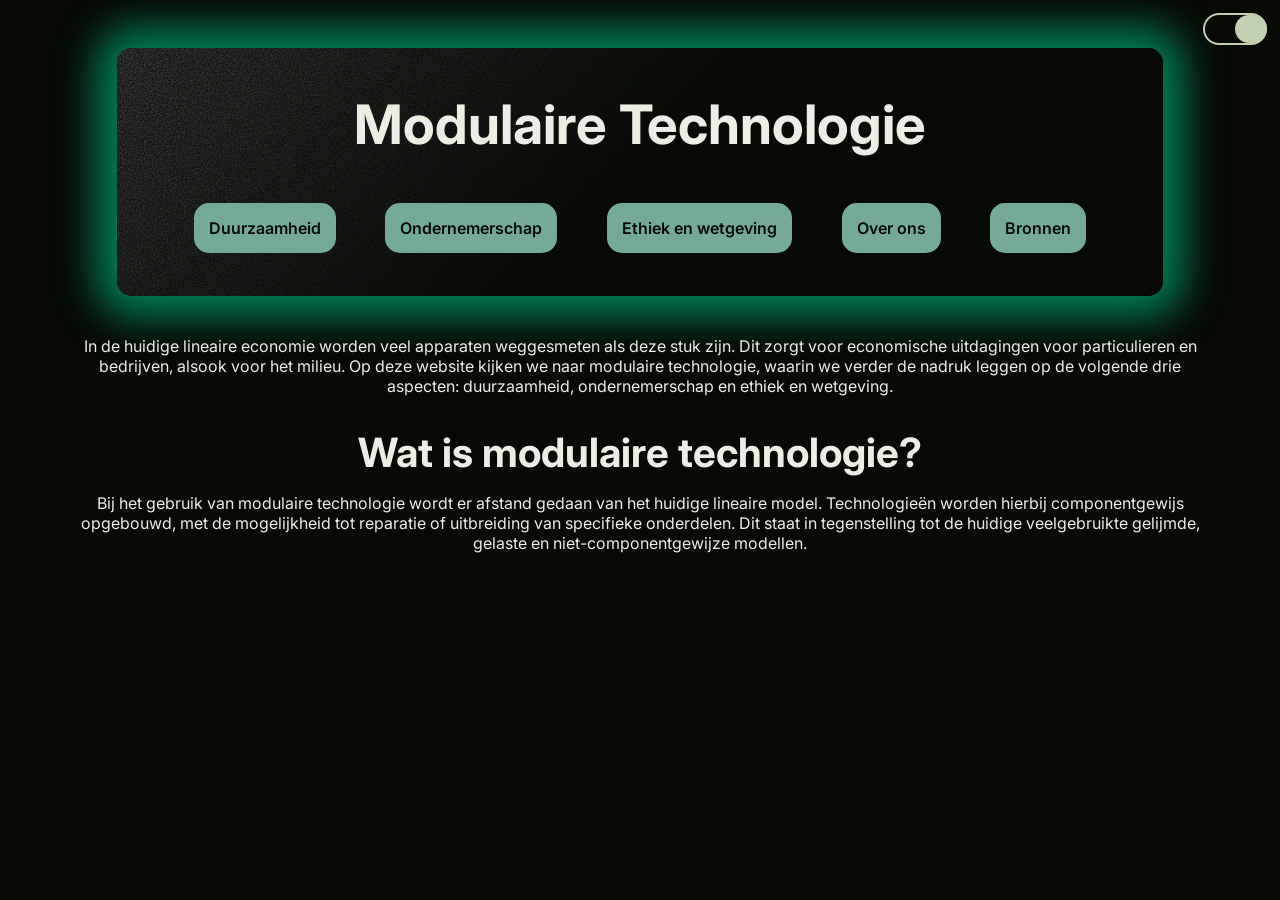
<file: index.html>
<!DOCTYPE html>
<html lang="en">
  <head>
    <meta charset="UTF-8">
    <meta name="viewport" content="width=device-width, initial-scale=1">
    <title>Modulaire Technologie</title>
    <link rel="icon" type="image/x-icon" href="img/favicon.ico">
    <link href="css/style.css" rel="stylesheet">
  </head>
  <body>
    <div class="hero">
      <h1>Modulaire Technologie</h1>
      <div class="flex">
        <a href="duurzaamheid.html" class="button">Duurzaamheid</a>
        <a href="ondernemerschap.html" class="button">Ondernemerschap</a>
        <a href="ethiek.html" class="button">Ethiek en wetgeving</a>
        <a href="over-ons.html" class="button">Over ons</a>
        <a href="bronnen.html" class="button">Bronnen</a>
      </div>
    </div>
    <p class="abstract" style="margin-top:2.5rem; margin-bottom:2rem">In de huidige lineaire economie worden veel apparaten weggesmeten als deze stuk zijn. Dit
    zorgt voor economische uitdagingen voor particulieren en bedrijven, alsook voor het milieu. Op
    deze website kijken we naar modulaire technologie, waarin we verder de nadruk leggen op de
    volgende drie aspecten: duurzaamheid, ondernemerschap en ethiek en wetgeving.</p>
    <h2 class="abstract" style="margin-bottom:1rem;margin-top:2rem">Wat is modulaire technologie?</h2>
    <p class="abstract" style="margin-top:1rem;margin-bottom:0px;">Bij het gebruik van modulaire technologie wordt er
    afstand gedaan van het huidige lineaire
    model. Technologieën worden hierbij componentgewijs opgebouwd, met de mogelijkheid tot reparatie
    of uitbreiding van specifieke onderdelen.  Dit staat in tegenstelling tot de huidige
    veelgebruikte gelijmde, gelaste en niet-componentgewijze modellen.</p>
    <button id="toggle"></button>
    <script src="js/toggle.js"></script>
  </body>
</html>
</file>
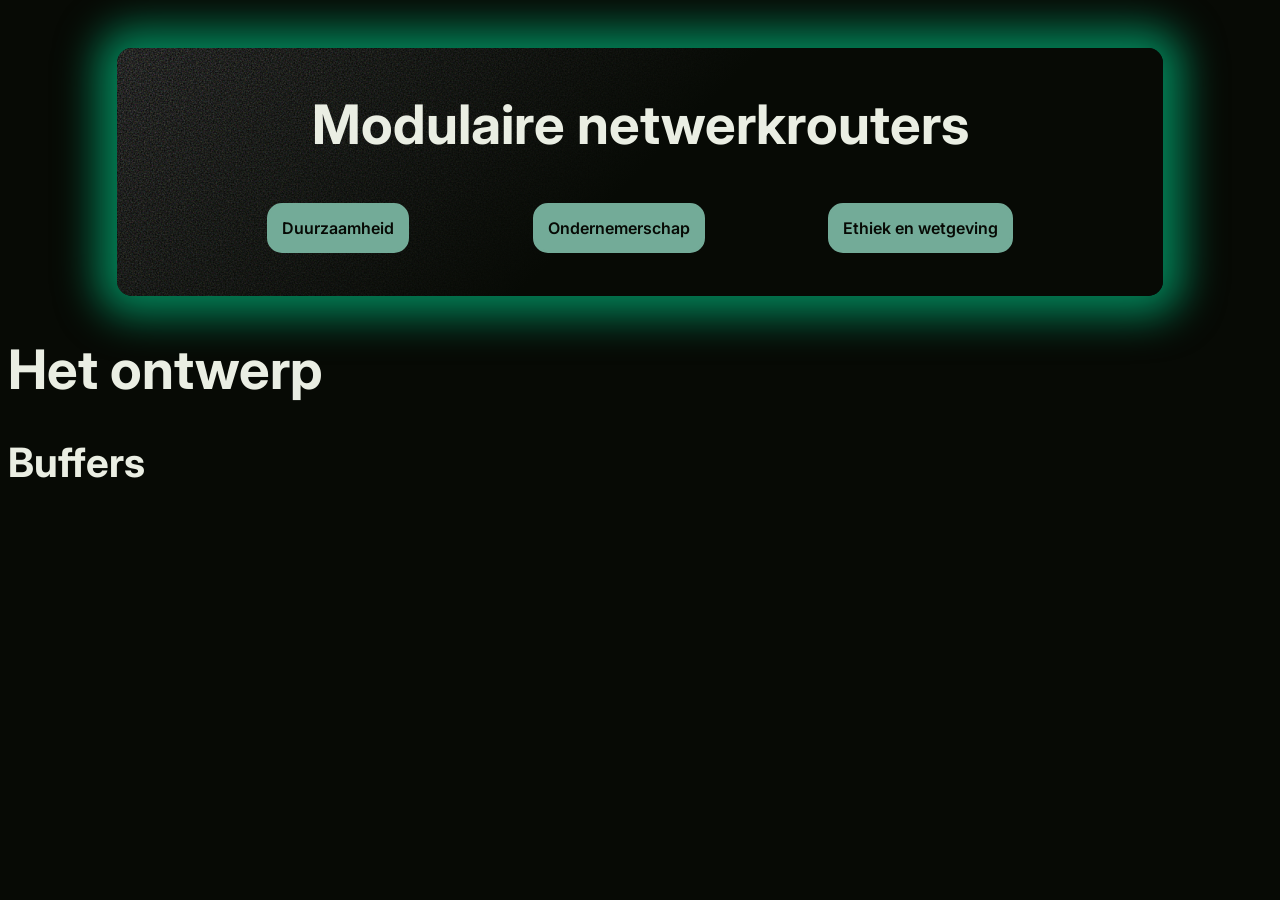
<file: views/index.html>
<!DOCTYPE html>
<html lang="en">
  <head>
    <meta charset="UTF-8">
    <meta name="viewport" content="width=device-width, initial-scale=1">
    <title>Modulaire netwerkrouters</title>
    <link href="/css/style.css" rel="stylesheet">
  </head>
  <body>
    <div class="hero">
      <h1>Modulaire netwerkrouters</h1>
      <div class="flex">
        <a href="/views/duurzaamheid.html" class="button">Duurzaamheid</a>
        <a href="/views/ondernemerschap.html" class="button">Ondernemerschap</a>
        <a href="/views/ethiek.html" class="button">Ethiek en wetgeving</a>
      </div>
    </div>
    <h1>Het ontwerp</h1>
    <h2>Buffers</h2>
  </body>
</html>
</file>
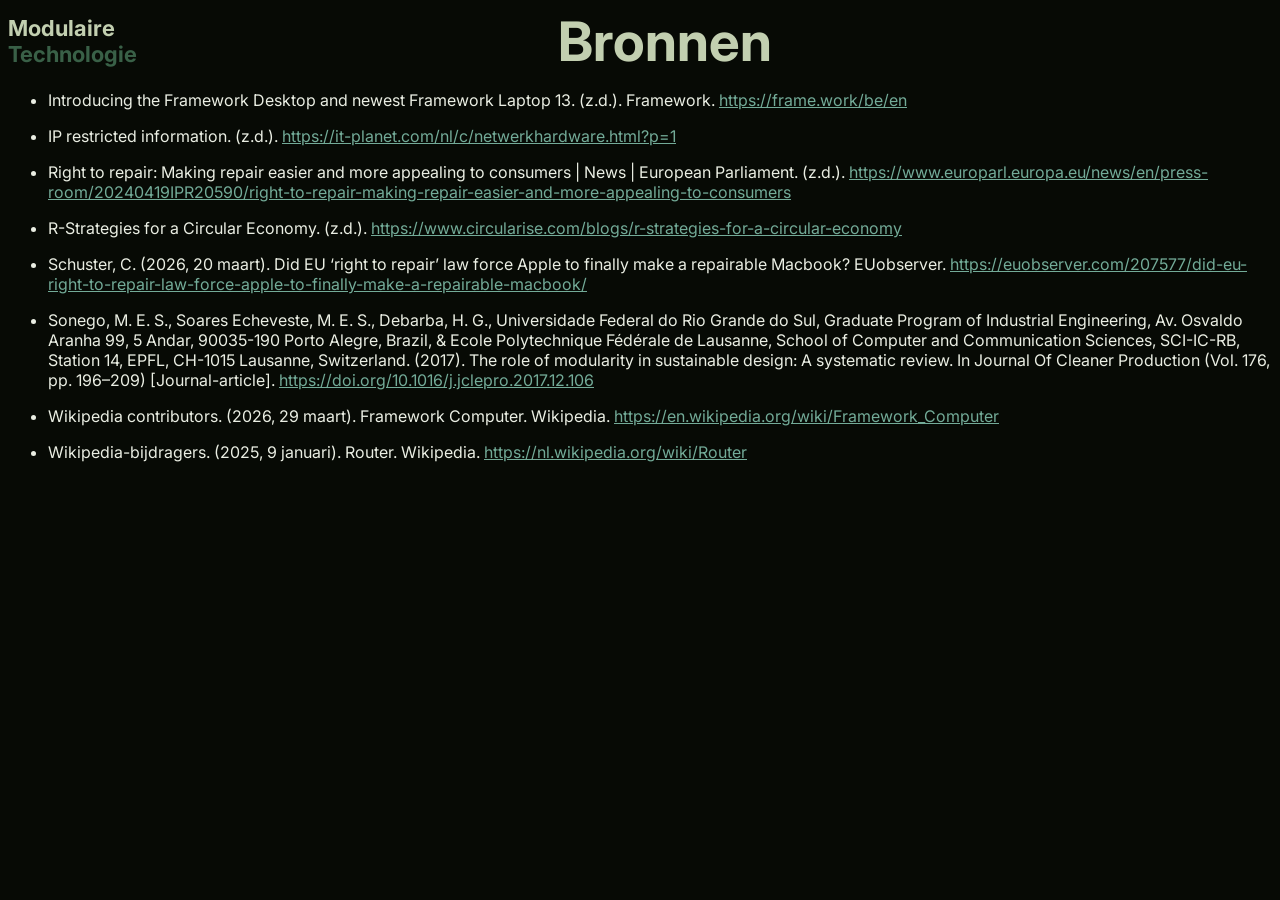
<file: bronnen.html>
<!DOCTYPE html>
<html lang="en">
  <head>
    <meta charset="UTF-8">
    <meta name="viewport" content="width=device-width, initial-scale=1">
    <title>Bronnen</title>
    <link rel="icon" type="image/x-icon" href="img/favicon.ico">
    <link href="css/style.css" rel="stylesheet">
  </head>
  <body>
    <script src="js/change-theme.js"></script>
    <header>
      <a href="index.html"><h2>Modulaire<br>Technologie</h2></a>
      <h1>Bronnen</h1>
    </header> 
    <ul>
      <li>Introducing the Framework Desktop and newest Framework Laptop 13. (z.d.). Framework.
        <a href="https://frame.work/be/en ">https://frame.work/be/en </a></li>
<li>IP restricted information. (z.d.). <a href="https://it-planet.com/nl/c/netwerkhardware.html?p=1 ">https://it-planet.com/nl/c/netwerkhardware.html?p=1 </a></li>
<li>Right to repair: Making repair easier and more appealing to consumers  | News | European
  Parliament. (z.d.).
  <a href="https://www.europarl.europa.eu/news/en/press-room/20240419IPR20590/right-to-repair-making-repair-easier-and-more-appealing-to-consumers">https://www.europarl.europa.eu/news/en/press-room/20240419IPR20590/right-to-repair-making-repair-easier-and-more-appealing-to-consumers</a></li>
<li>R-Strategies for a Circular Economy. (z.d.).
  <a href="https://www.circularise.com/blogs/r-strategies-for-a-circular-economy ">https://www.circularise.com/blogs/r-strategies-for-a-circular-economy </a></li>
<li>Schuster, C. (2026, 20 maart). Did EU ‘right to repair’ law force Apple to finally make a
  repairable Macbook? EUobserver.
  <a href="https://euobserver.com/207577/did-eu-right-to-repair-law-force-apple-to-finally-make-a-repairable-macbook/">https://euobserver.com/207577/did-eu-right-to-repair-law-force-apple-to-finally-make-a-repairable-macbook/</a></li>
<li>Sonego, M. E. S., Soares Echeveste, M. E. S., Debarba, H. G., Universidade Federal do Rio Grande
  do Sul, Graduate Program of Industrial Engineering, Av. Osvaldo Aranha 99, 5 Andar, 90035-190
  Porto Alegre, Brazil, & Ecole Polytechnique Fédérale de Lausanne, School of Computer and
Communication Sciences, SCI-IC-RB, Station 14, EPFL, CH-1015 Lausanne, Switzerland. (2017). The role
of modularity in sustainable design: A systematic review. In Journal Of Cleaner Production (Vol.
176, pp. 196–209) [Journal-article]. <a href="https://doi.org/10.1016/j.jclepro.2017.12.106 ">https://doi.org/10.1016/j.jclepro.2017.12.106 </a></li>
<li>Wikipedia contributors. (2026, 29 maart). Framework Computer. Wikipedia.
  <a href="https://en.wikipedia.org/wiki/Framework_Computer ">https://en.wikipedia.org/wiki/Framework_Computer </a></li>
<li>Wikipedia-bijdragers. (2025, 9 januari). Router. Wikipedia. <a href="https://nl.wikipedia.org/wiki/Router">https://nl.wikipedia.org/wiki/Router</a></li>
</ul>
  </body>
</html>
</file>
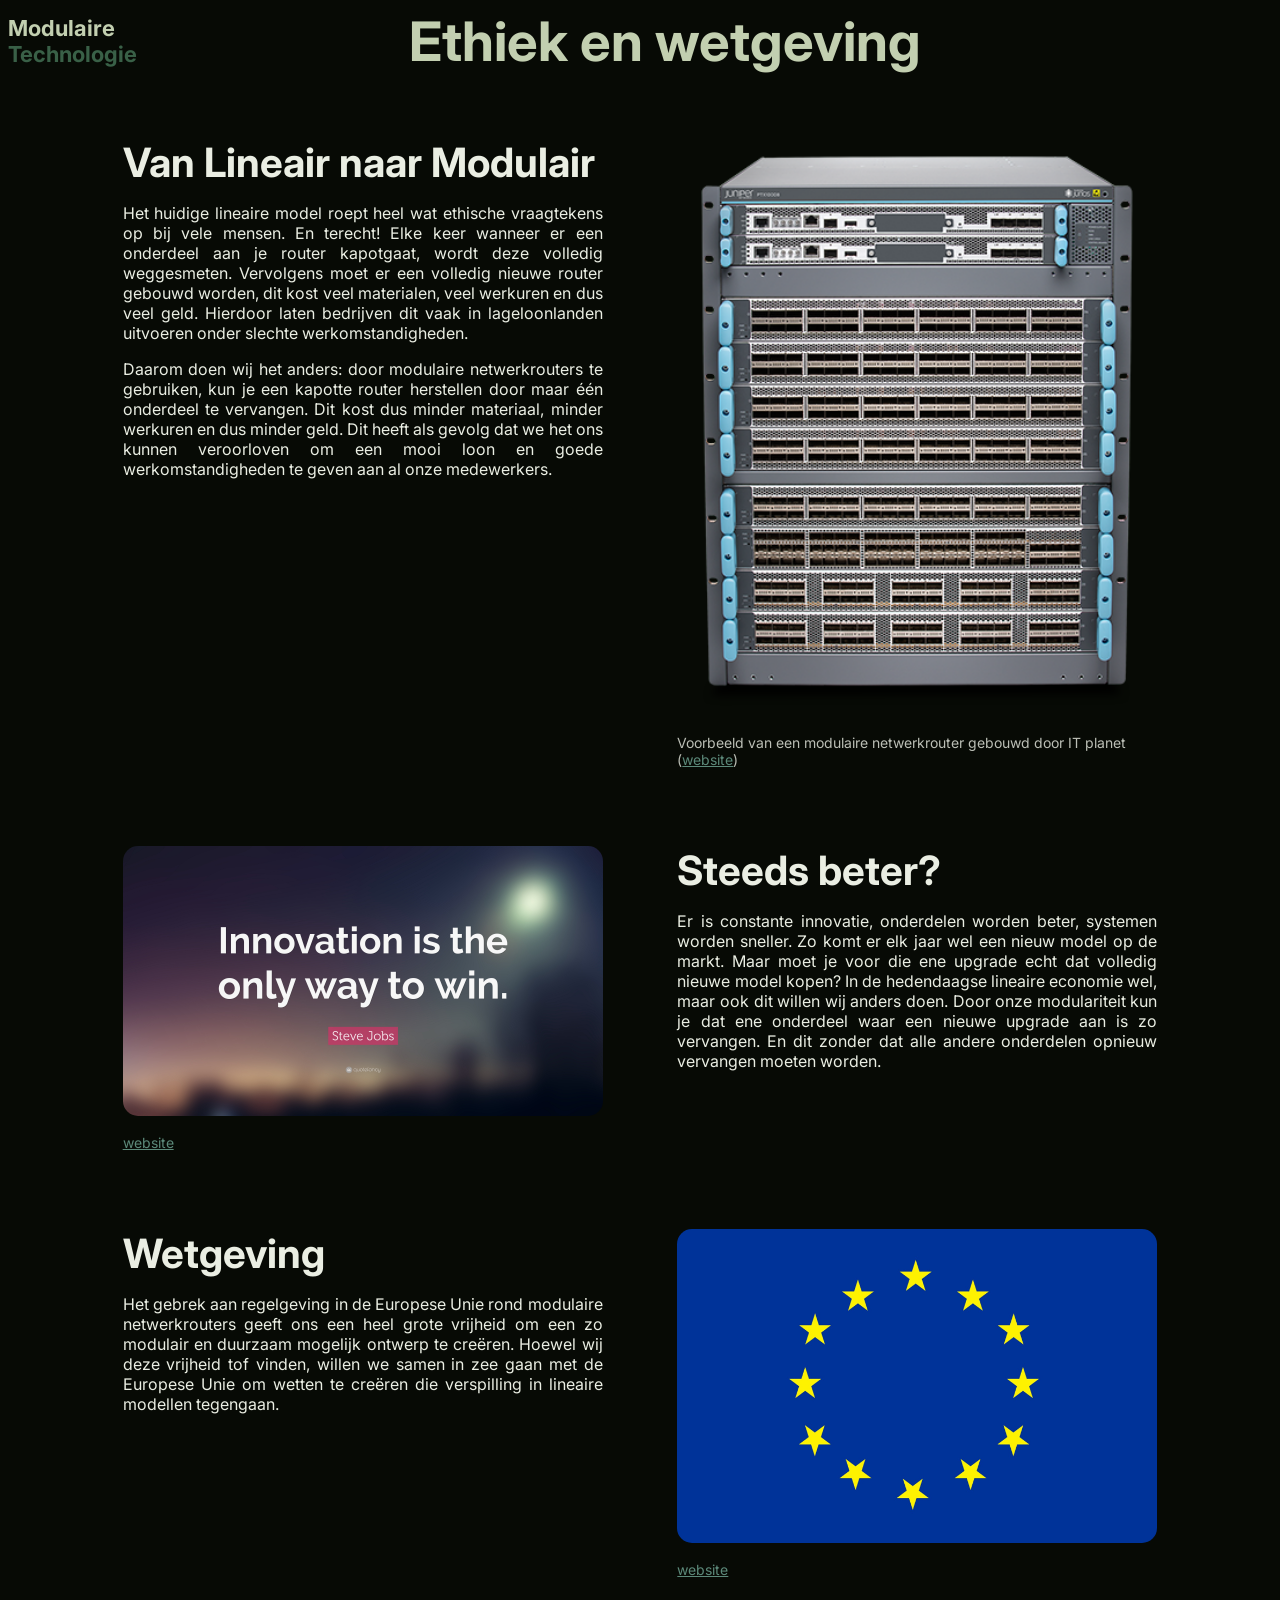
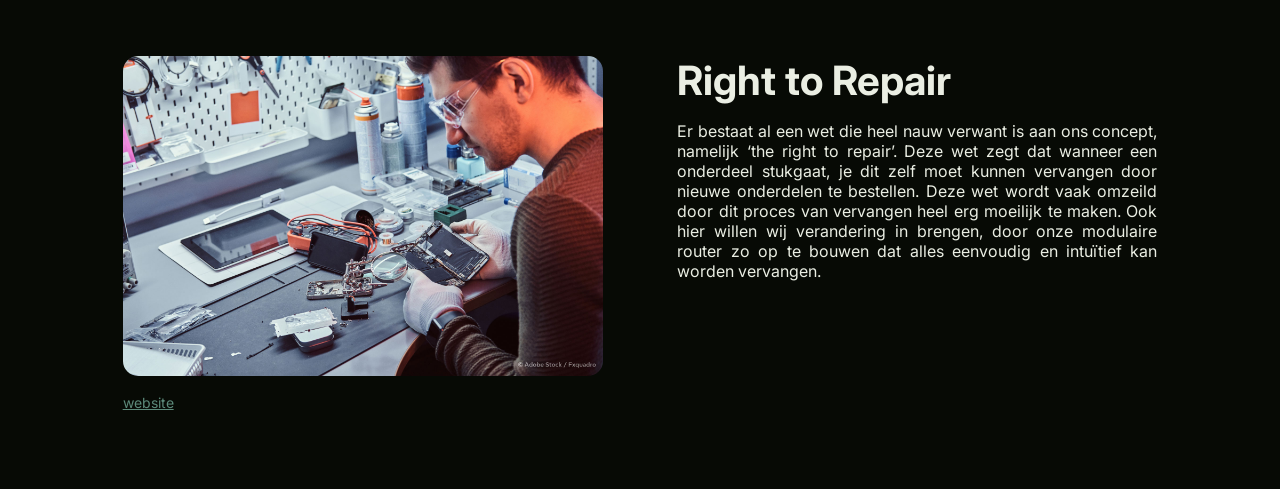
<file: ethiek.html>
<!DOCTYPE html>
<html lang="en">
  <head>
    <meta charset="UTF-8">
    <meta name="viewport" content="width=device-width, initial-scale=1">
    <title>Ethiek en wetgeving</title>
    <link rel="icon" type="image/x-icon" href="img/favicon.ico">
    <link href="css/style.css" rel="stylesheet">
  </head>
  <body>
    <script src="js/change-theme.js"></script>
    <header>
      <a href="index.html"><h2>Modulaire<br>Technologie</h2></a>
      <h1>Ethiek en wetgeving</h1>
    </header>
    <div class="text-img">
      <div class="text">
        <h2>Van Lineair naar Modulair</h2>  
        <p>Het huidige lineaire model roept heel wat ethische vraagtekens op bij vele mensen. En
        terecht! Elke keer wanneer er een onderdeel aan je router kapotgaat, wordt deze volledig
        weggesmeten. Vervolgens moet er een volledig nieuwe router gebouwd worden, dit kost veel
        materialen, veel werkuren en dus veel geld. Hierdoor laten bedrijven dit vaak in
        lageloonlanden uitvoeren onder slechte werkomstandigheden.</p>
        <p>Daarom doen wij het anders: door modulaire netwerkrouters te gebruiken, kun je een
        kapotte router herstellen door maar één onderdeel te vervangen. Dit kost dus minder
        materiaal, minder werkuren en dus minder geld. Dit heeft als gevolg dat we het ons kunnen
        veroorloven om een mooi loon en goede werkomstandigheden te geven aan al onze medewerkers.</p>
      </div> 
      <div class="img">
        <img src="img/ethiek/router.png" alt="Voorbeeld van een modulaire netwerkrouter gebouwd door
        IT planet (https://it-planet.com/nl/c/netwerkhardware.html)"> 
        <p class="alt">Voorbeeld van een modulaire netwerkrouter gebouwd door IT planet (<a
          href="https://it-planet.com/nl/c/netwerkhardware.html">website</a>)</p>
      </div>
    </div>
    <div class="text-img">
      <div class="img">
        <img src="img/ethiek/quote.png" alt='"Innovation is the only way to win" - Steve Jobs
        (https://vamosarema.com/#google_vignette)'>
        <p class="alt"><a href="https://vamosarema.com/#google_vignette">website</a></p>
      </div> 
      <div class="text">
        <h2>Steeds beter?</h2> 
        <p>Er is constante innovatie, onderdelen worden beter, systemen worden sneller. Zo komt er
        elk jaar wel een nieuw model op de markt. Maar moet je voor die ene upgrade echt dat
        volledig nieuwe model kopen? In de hedendaagse lineaire economie wel, maar ook dit willen
        wij anders doen. Door onze modulariteit kun je dat ene onderdeel waar een nieuwe upgrade aan
        is zo vervangen. En dit zonder dat alle andere onderdelen opnieuw vervangen moeten worden.</p>
      </div>
    </div>
    <div class="text-img">
      <div class="text">
        <h2>Wetgeving</h2>  
        <p>Het gebrek aan regelgeving in de Europese Unie rond modulaire netwerkrouters geeft ons
        een heel grote vrijheid om een zo modulair en duurzaam mogelijk ontwerp te creëren. Hoewel
        wij deze vrijheid tof vinden, willen we samen in zee gaan met de Europese Unie om wetten te
        creëren die verspilling in lineaire modellen tegengaan.</p>
      </div> 
      <div class="img">
        <img src="img/ethiek/eu.png" alt="Vlag van de EU
        (https://www.publicdomainpictures.net/en/view-image.php?image=119048&picture=-)">
        <p class="alt"><a
          href="https://www.publicdomainpictures.net/en/view-image.php?image=119048&picture=-">website</a></p>
      </div>
    </div>
    <div class="text-img">
      <div class="img">
        <img src="img/ethiek/repair.png" alt="Afbeelding van een herstelling van een smartphone
        (https://www.europarl.europa.eu/news/en/press-room/20240419IPR20590/right-to-repair-making-repair-easier-and-more-appealing-to-consumers)">
        <p class="alt"><a
          href="https://www.europarl.europa.eu/news/en/press-room/20240419IPR20590/right-to-repair-making-repair-easier-and-more-appealing-to-consumers">website</a></p>
      </div> 
      <div class="text">
        <h2>Right to Repair</h2> 
        <p>Er bestaat al een wet die heel nauw verwant is aan ons concept, namelijk ‘the right to
        repair’. Deze wet zegt dat wanneer een onderdeel stukgaat, je dit zelf moet kunnen
        vervangen door nieuwe onderdelen te bestellen. Deze wet wordt vaak omzeild door dit proces
        van vervangen heel erg moeilijk te maken. Ook hier willen wij verandering in brengen, door
        onze modulaire router zo op te bouwen dat alles eenvoudig en intuïtief kan worden vervangen.</p>
      </div>
    </div>
  </body>
</html>
</file>
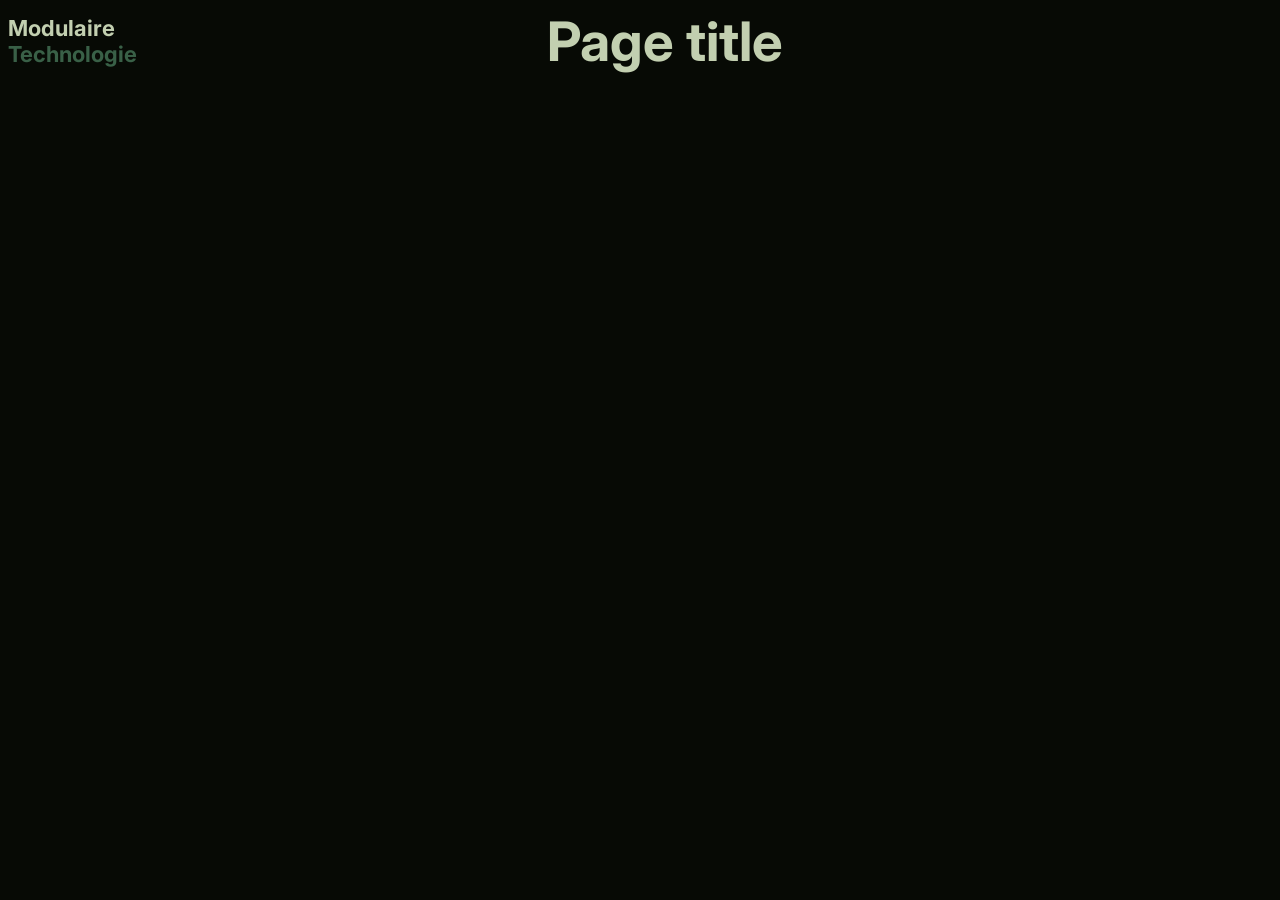
<file: header.html>
<!DOCTYPE html>
<html lang="en">
  <head>
    <meta charset="UTF-8">
    <meta name="viewport" content="width=device-width, initial-scale=1">
    <title>Header test</title>
    <link rel="icon" type="image/x-icon" href="img/favicon.ico">
    <link href="css/style.css" rel="stylesheet">
  </head>
  <body>
    <script src="js/change-theme.js"></script>
 <header>
   <a href="index.html"><h2>Modulaire<br>Technologie</h2></a>
  <h1>Page title</h1>
 </header> 
  </body>
</html>
</file>
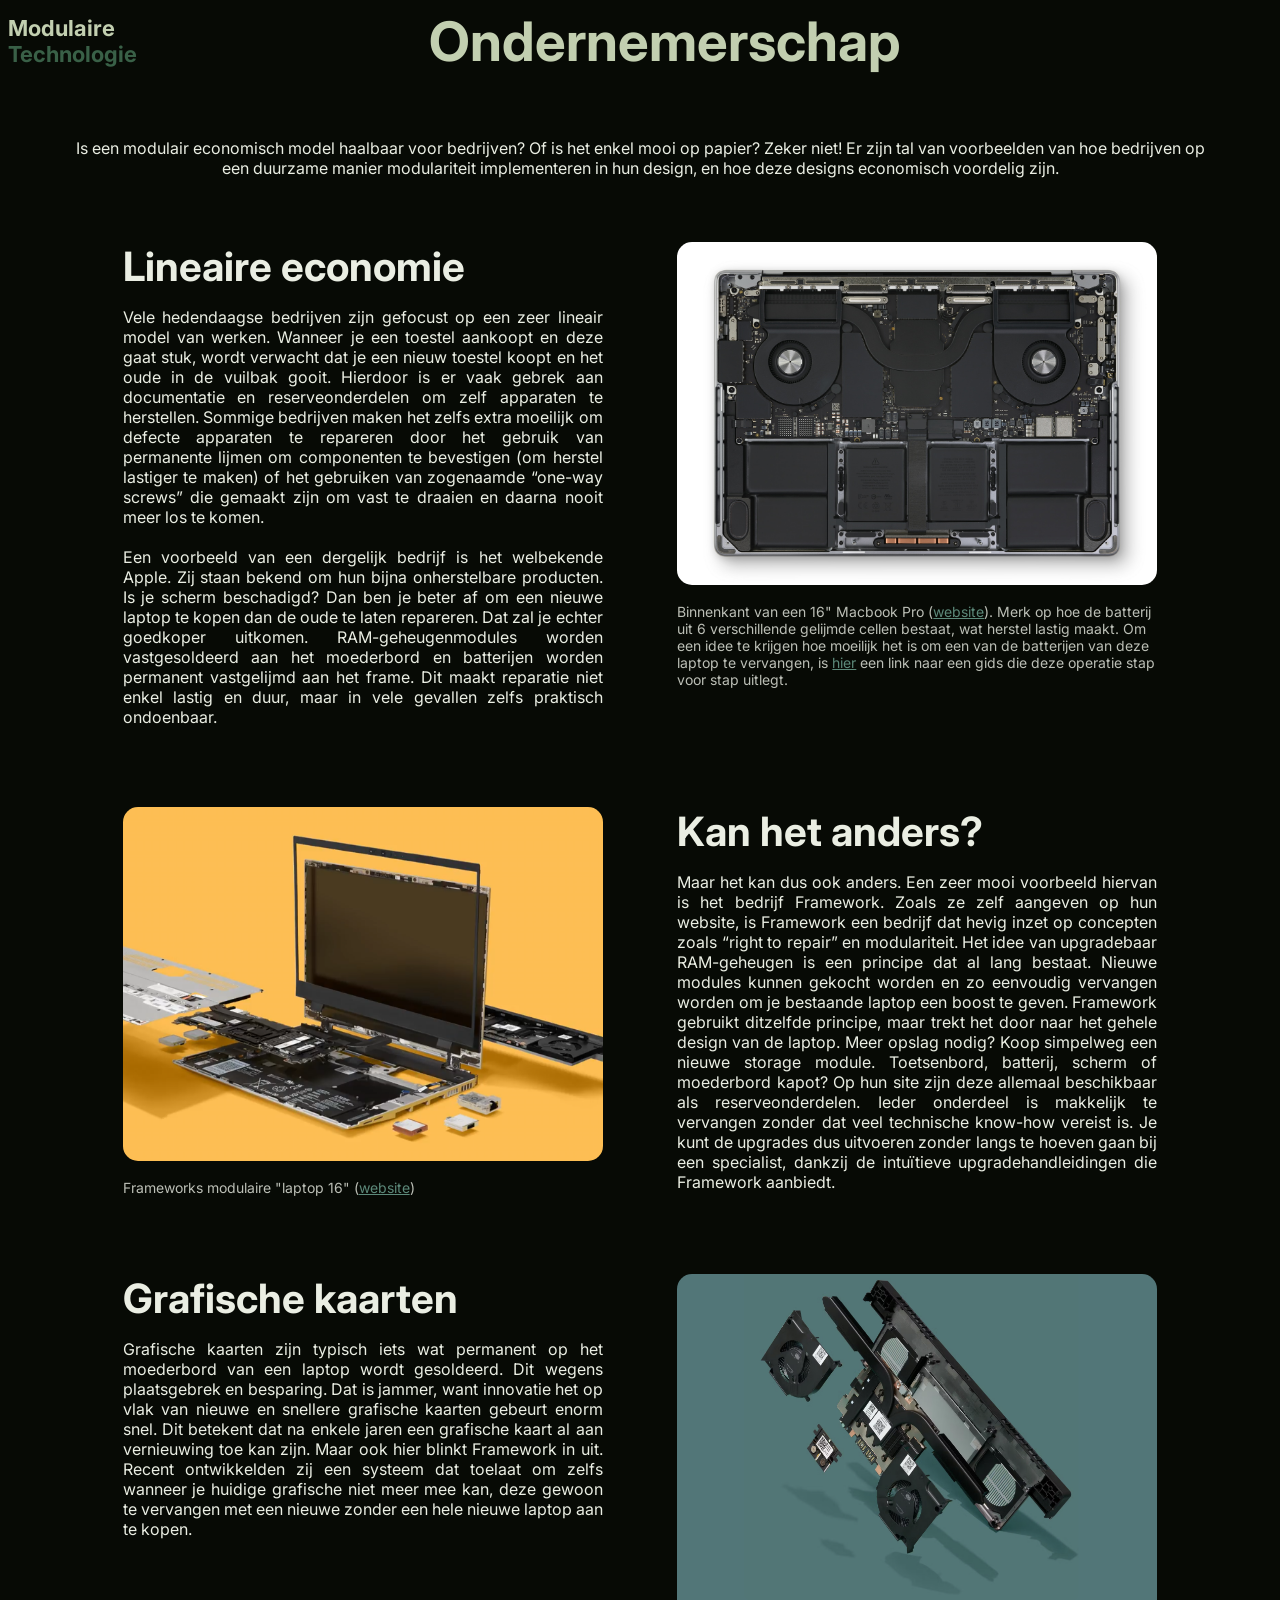
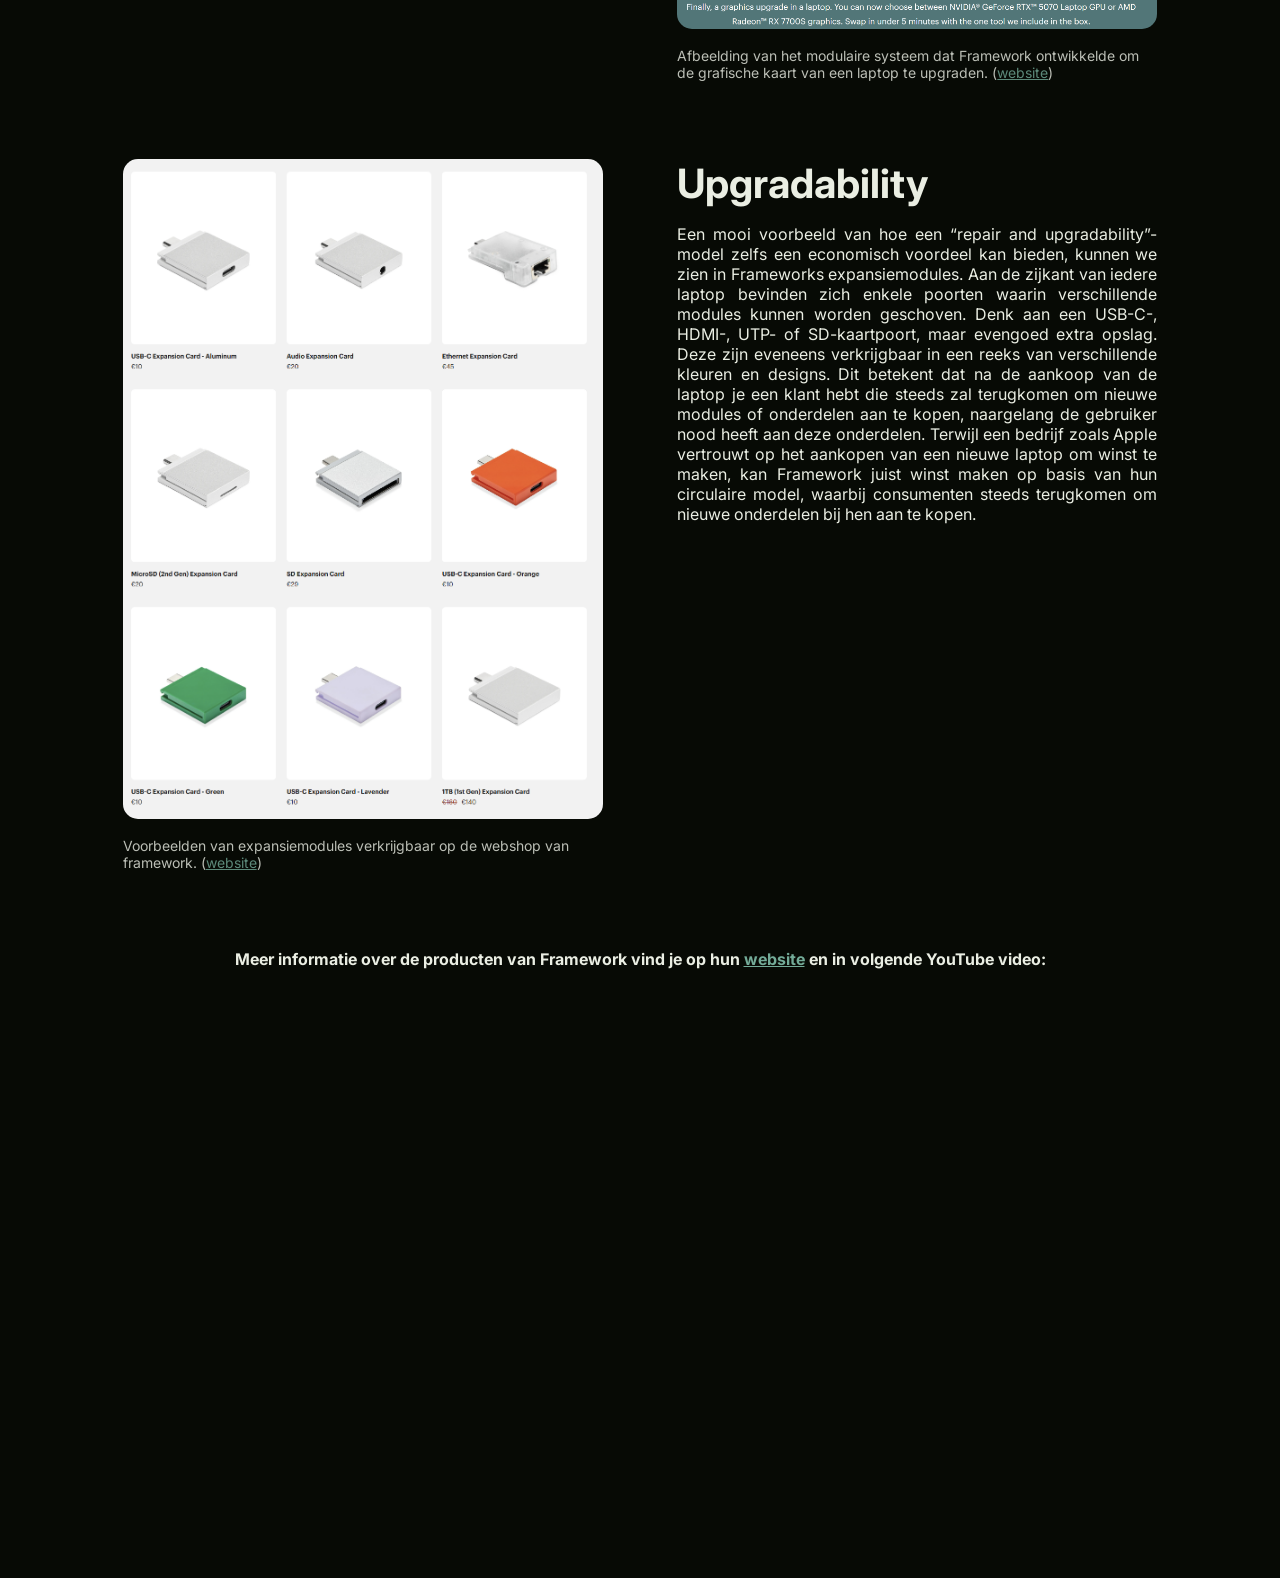
<file: ondernemerschap.html>
<!DOCTYPE html>
<html lang="en">
  <head>
    <meta charset="UTF-8">
    <meta name="viewport" content="width=device-width, initial-scale=1">
    <title>Ondernemerschap</title>
    <link rel="icon" type="image/x-icon" href="img/favicon.ico">
    <link href="css/style.css" rel="stylesheet">
  </head>
  <body>
    <script src="js/change-theme.js"></script>
    <header>
      <a href="index.html"><h2>Modulaire<br>Technologie</h2></a>
      <h1>Ondernemerschap</h1>
    </header> 
    <p class="abstract">Is een modulair economisch model haalbaar voor bedrijven? Of is het enkel
    mooi op papier? Zeker niet! Er zijn tal van voorbeelden van hoe bedrijven op een duurzame manier
    modulariteit implementeren in hun design, en hoe deze designs economisch voordelig zijn.</p>
    <div class="text-img">
      <div class="text">
        <h2>Lineaire economie</h2>
        <p>Vele hedendaagse bedrijven zijn gefocust op een zeer lineair model van werken. Wanneer je een
        toestel aankoopt en deze gaat stuk, wordt verwacht dat je een nieuw toestel koopt en het oude in
		    de vuilbak gooit. Hierdoor is er vaak gebrek aan documentatie en reserveonderdelen om zelf
		    apparaten te herstellen. Sommige bedrijven maken het zelfs extra moeilijk om defecte apparaten
		    te repareren door het gebruik van permanente lijmen om componenten te bevestigen (om herstel
		    lastiger te maken) of het gebruiken van zogenaamde “one-way screws” die gemaakt zijn om vast te
		    draaien en daarna nooit meer los te komen.<br><br>
		    Een voorbeeld van een dergelijk bedrijf is het welbekende Apple. Zij staan bekend om hun bijna
		    onherstelbare producten. Is je scherm beschadigd? Dan ben je beter af om een nieuwe laptop te kopen
		    dan de oude te laten repareren. Dat zal je echter goedkoper uitkomen. RAM-geheugenmodules worden
		    vastgesoldeerd aan het moederbord en batterijen worden permanent vastgelijmd aan het frame. Dit
		    maakt reparatie niet enkel lastig en duur, maar in vele gevallen zelfs praktisch ondoenbaar.</p>
		  </div>
      <div class="img">
        <img src="img/ondernemerschap/laptop.png" alt='Binnenkant van een 16" MacBook Pro
        (www.ifixit.com). Merk op hoe de batterij uit 6 verschillende gelijmde cellen bestaat, wat
        herstel lastig maakt. Om een idee te krijgen hoe moeilijk het is om een van de batterijen van deze
        laptop te vervangen, is hier (embedded link:
        https://www.ifixit.com/Guide/MacBook+Pro+16-Inch+Late+2023+Battery+Replacement/167351) een link
        naar een gids die deze operatie stap voor stap uitlegt.'>
        <p class="alt">Binnenkant van een 16" Macbook Pro
        (<a href="https://www.ifixit.com">website</a>). Merk op hoe de batterij uit 6 verschillende gelijmde cellen bestaat, wat
        herstel lastig maakt. Om een idee te krijgen hoe moeilijk het is om een van de batterijen van deze
        laptop te vervangen, is 
        <a href="https://www.ifixit.com/Guide/MacBook+Pro+16-Inch+Late+2023+Battery+Replacement/167351">hier</a>
        een link naar een gids die deze operatie stap voor stap uitlegt.</p>
      </div>
    </div>
    <div class="text-img">
      <div class="img">
       <img src="img/ondernemerschap/framework.png" alt='Frameworks modulaire "laptop 16" (https://www.frame.work)'> 
       <p class="alt">Frameworks modulaire "laptop 16" (<a href="https://www.frame.work">website</a>)</p>
      </div>
      <div class="text">
        <h2>Kan het anders?</h2>
        <p>Maar het kan dus ook anders. Een zeer mooi voorbeeld hiervan is het bedrijf Framework. Zoals
		    ze zelf aangeven op hun website, is Framework een bedrijf dat hevig inzet op concepten zoals
		    “right to repair” en modulariteit. Het idee van upgradebaar RAM-geheugen is een principe dat al
		    lang bestaat. Nieuwe modules kunnen gekocht worden en zo eenvoudig vervangen worden om je
		    bestaande laptop een boost te geven. Framework gebruikt ditzelfde principe, maar trekt het door
		    naar het gehele design van de laptop. Meer opslag nodig? Koop simpelweg een nieuwe storage
		    module. Toetsenbord, batterij, scherm of moederbord kapot? Op hun site zijn deze allemaal
		    beschikbaar als reserveonderdelen. Ieder onderdeel is makkelijk te vervangen zonder dat veel
		    technische know-how vereist is. Je kunt de upgrades dus uitvoeren zonder langs te hoeven gaan bij
		    een specialist, dankzij de intuïtieve upgradehandleidingen die Framework aanbiedt.</p>
		    </div>
    </div>
    <div class="text-img">
      <div class="text">
        <h2>Grafische kaarten</h2> 
        <p>Grafische kaarten zijn typisch iets wat permanent op het moederbord van een laptop wordt
        gesoldeerd. Dit wegens plaatsgebrek en besparing. Dat is jammer, want innovatie het op vlak van
        nieuwe en snellere grafische kaarten gebeurt enorm snel. Dit betekent dat na enkele jaren
        een grafische kaart al aan vernieuwing toe kan zijn. Maar ook hier blinkt Framework in uit.
        Recent ontwikkelden zij een systeem dat toelaat om zelfs wanneer je huidige grafische niet
        meer mee kan, deze gewoon te vervangen met een nieuwe zonder een hele nieuwe laptop aan te
        kopen.</p>
      </div>
      <div class="img">
        <img src="img/ondernemerschap/gpu.png" alt="Afbeelding van het modulaire systeem dat
        Framework ontwikkelde om de grafische kaart van een laptop te upgraden. (https://www.frame.work)"> 
        <p class="alt">Afbeelding van het modulaire systeem dat Framework ontwikkelde om de
        grafische kaart van een laptop te upgraden. (<a href="https://www.frame.work">website</a>)</p>
      </div> 
    </div>
    <div class="text-img">
      <div class="img">
       <img src="img/ondernemerschap/expansion.png" alt='Voorbeelden van expansiemodules
       verkrijgbaar op de webshop van framework.'> 
       <p class="alt">Voorbeelden van expansiemodules verkrijgbaar op de webshop van framework. (<a
         href="https://www.frame.work">website</a>)</p>
      </div>
      <div class="text">
        <h2>Upgradability</h2>
        <p>Een mooi voorbeeld van hoe een “repair and upgradability”-model zelfs een economisch
        voordeel kan bieden, kunnen we zien in Frameworks expansiemodules. Aan de zijkant van iedere
        laptop bevinden zich enkele poorten waarin verschillende modules kunnen worden geschoven.
        Denk aan een USB-C-, HDMI-, UTP- of SD-kaartpoort, maar evengoed extra opslag. Deze zijn
        eveneens verkrijgbaar in een reeks van verschillende kleuren en designs. Dit betekent dat na
        de aankoop van de laptop je een klant hebt die steeds zal terugkomen om nieuwe modules of
        onderdelen aan te kopen, naargelang de gebruiker nood heeft aan deze onderdelen. Terwijl een
        bedrijf zoals Apple vertrouwt op het aankopen van een nieuwe laptop om winst te maken, kan
        Framework juist winst maken op basis van hun circulaire model, waarbij consumenten steeds
        terugkomen om nieuwe onderdelen bij hen aan te kopen.</p>
		    </div>
    </div>
    <h4 style="text-align:center">Meer informatie over de producten van Framework vind je op hun
      <a href="https://www.frame.work">website</a> en in volgende YouTube video:</h4>
    <div id="yt"><iframe src="https://www.youtube.com/embed/OZRG7Og61mw" title="Introducing
  the new Framework Laptop 16 with NVIDIA® GeForce RTX™ 5070" frameborder="0" allow="accelerometer;
  autoplay; clipboard-write; encrypted-media; gyroscope; picture-in-picture; web-share"
  referrerpolicy="strict-origin-when-cross-origin" allowfullscreen></iframe></div>
  </body>
</html>
</file>
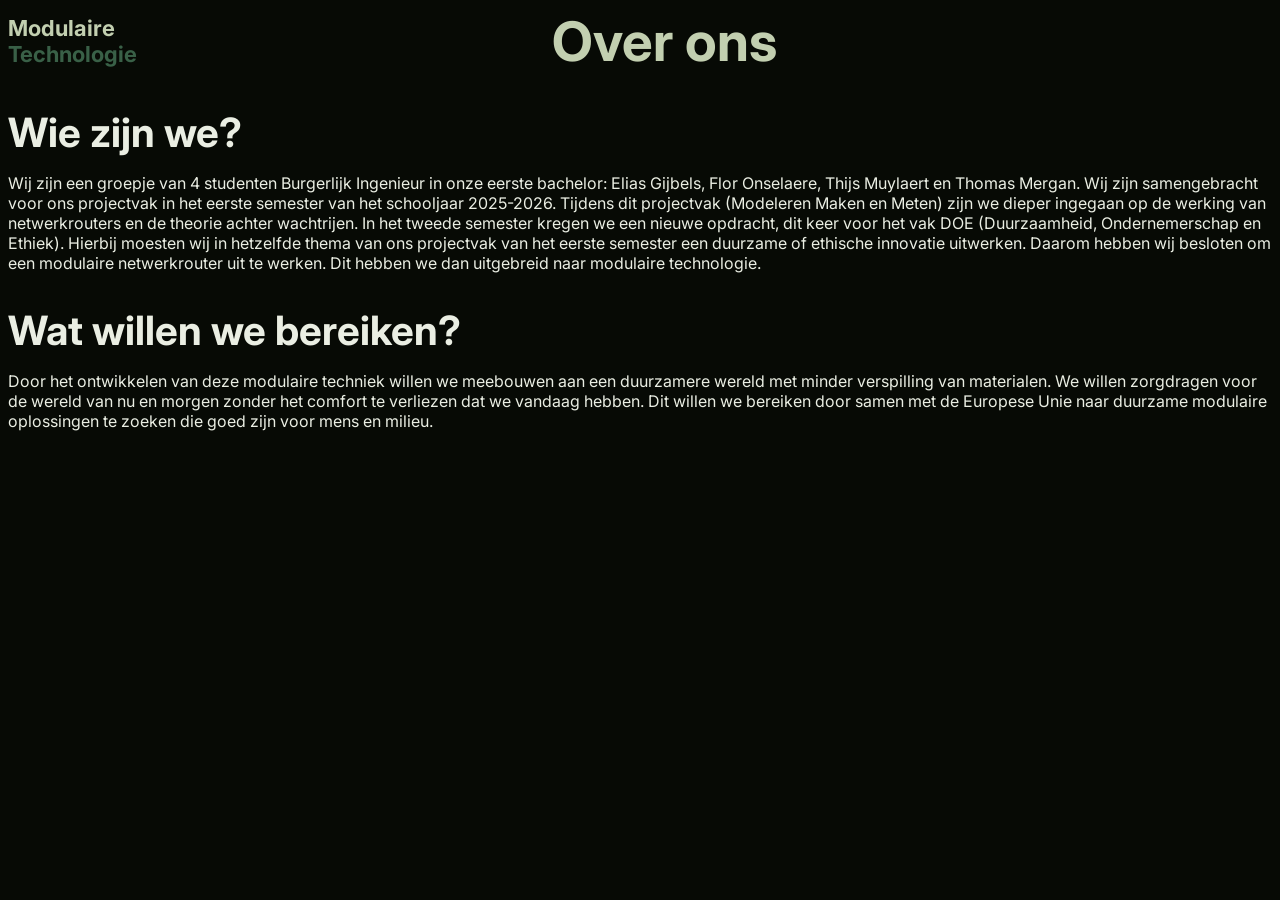
<file: over-ons.html>
<!DOCTYPE html>
<html lang="en">
  <head>
    <meta charset="UTF-8">
    <meta name="viewport" content="width=device-width, initial-scale=1">
    <title>Over ons</title>
    <link rel="icon" type="image/x-icon" href="img/favicon.ico">
    <link href="css/style.css" rel="stylesheet">
  </head>
  <body>
    <script src="js/change-theme.js"></script>
    <header>
      <a href="index.html"><h2>Modulaire<br>Technologie</h2></a>
      <h1>Over ons</h1>
    </header> 
    <h2>Wie zijn we?</h2>
    <p>Wij zijn een groepje van 4 studenten Burgerlijk Ingenieur in onze eerste bachelor: Elias
    Gijbels, Flor Onselaere, Thijs Muylaert en Thomas Mergan. Wij zijn samengebracht voor ons
    projectvak in het eerste semester van het schooljaar 2025-2026.
    Tijdens dit projectvak (Modeleren Maken en Meten) zijn we dieper ingegaan op de werking van
    netwerkrouters en de theorie achter wachtrijen. In het tweede semester kregen we een nieuwe
    opdracht, dit keer voor het vak DOE (Duurzaamheid, Ondernemerschap en Ethiek). Hierbij moesten wij
    in hetzelfde thema van ons projectvak van het eerste semester een duurzame of ethische innovatie
    uitwerken. Daarom hebben wij besloten om een modulaire netwerkrouter uit te werken. Dit hebben we
    dan uitgebreid naar modulaire technologie.</p>
    <h2>Wat willen we bereiken?</h2>
    <p>Door het ontwikkelen van deze modulaire techniek willen we meebouwen aan een duurzamere
    wereld met minder verspilling van materialen. We willen zorgdragen voor de wereld van nu en
    morgen zonder het comfort te verliezen dat we vandaag hebben.
    Dit willen we bereiken door samen met de Europese Unie naar duurzame modulaire oplossingen te zoeken
    die goed zijn voor mens en milieu.</p>
  </body>
</html>
</file>
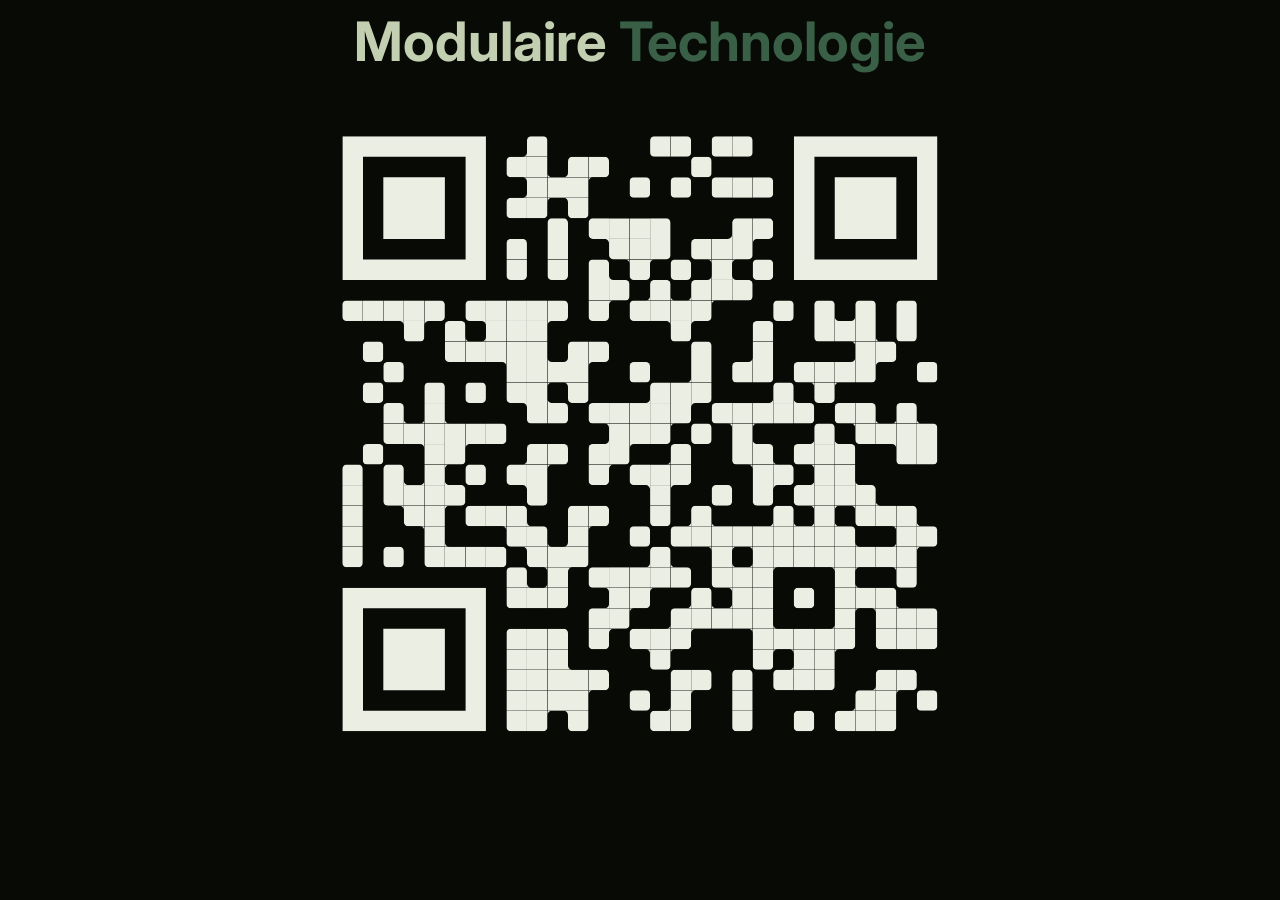
<file: qr.html>
<!DOCTYPE html>
<html lang="en">
  <head>
    <meta charset="UTF-8">
    <meta name="viewport" content="width=device-width, initial-scale=1">
    <title>Modulaire Technologie</title>
    <link href="css/style.css" rel="stylesheet">
  </head>
  <body>
    <style>
h1 {
  margin:auto;
  text-align: center;
  margin:0px;
  animation:none;
  opacity:1;
  position:static;
  color:var(--primary);
   
  &>span{
    color:var(--secondary);
  }
}
img {
  height: 80vh;
  width:auto;
  margin: 0px;
}
body{
  display:flex;
  align-items:center;
  justify-content:space-evenly;
  flex-direction:column;
}
    </style>
    <h1>Modulaire <span>Technologie</span></h1>
    <img src="img/qr-dark.svg" alt="qr code">
  </body>
</html>
</file>
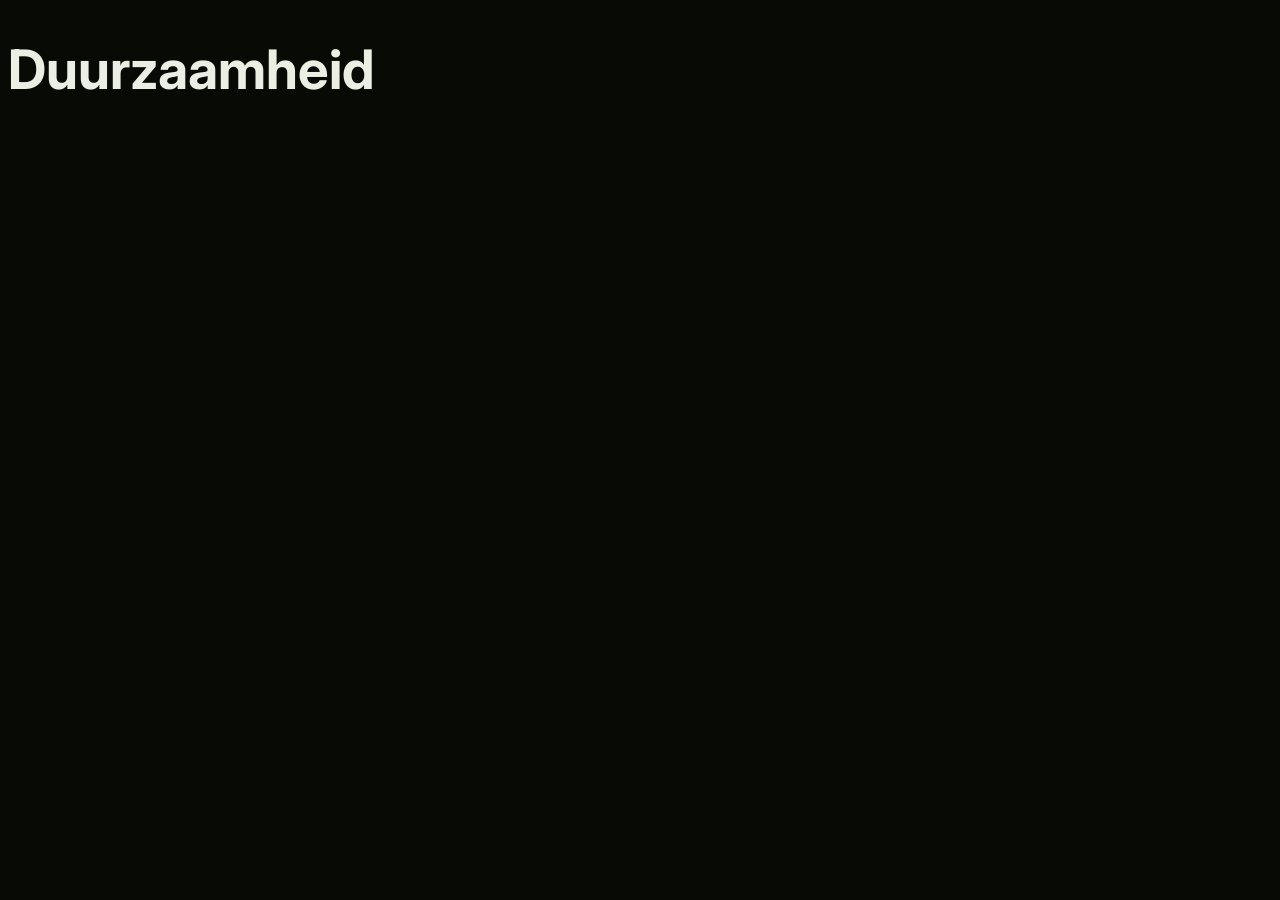
<file: views/duurzaamheid.html>
<!DOCTYPE html>
<html lang="en">
  <head>
    <meta charset="UTF-8">
    <meta name="viewport" content="width=device-width, initial-scale=1">
    <title>Duurzaamheid</title>
    <link href="/css/style.css" rel="stylesheet">
  </head>
  <body>
    <h1>Duurzaamheid</h1> 
  </body>
</html>
</file>
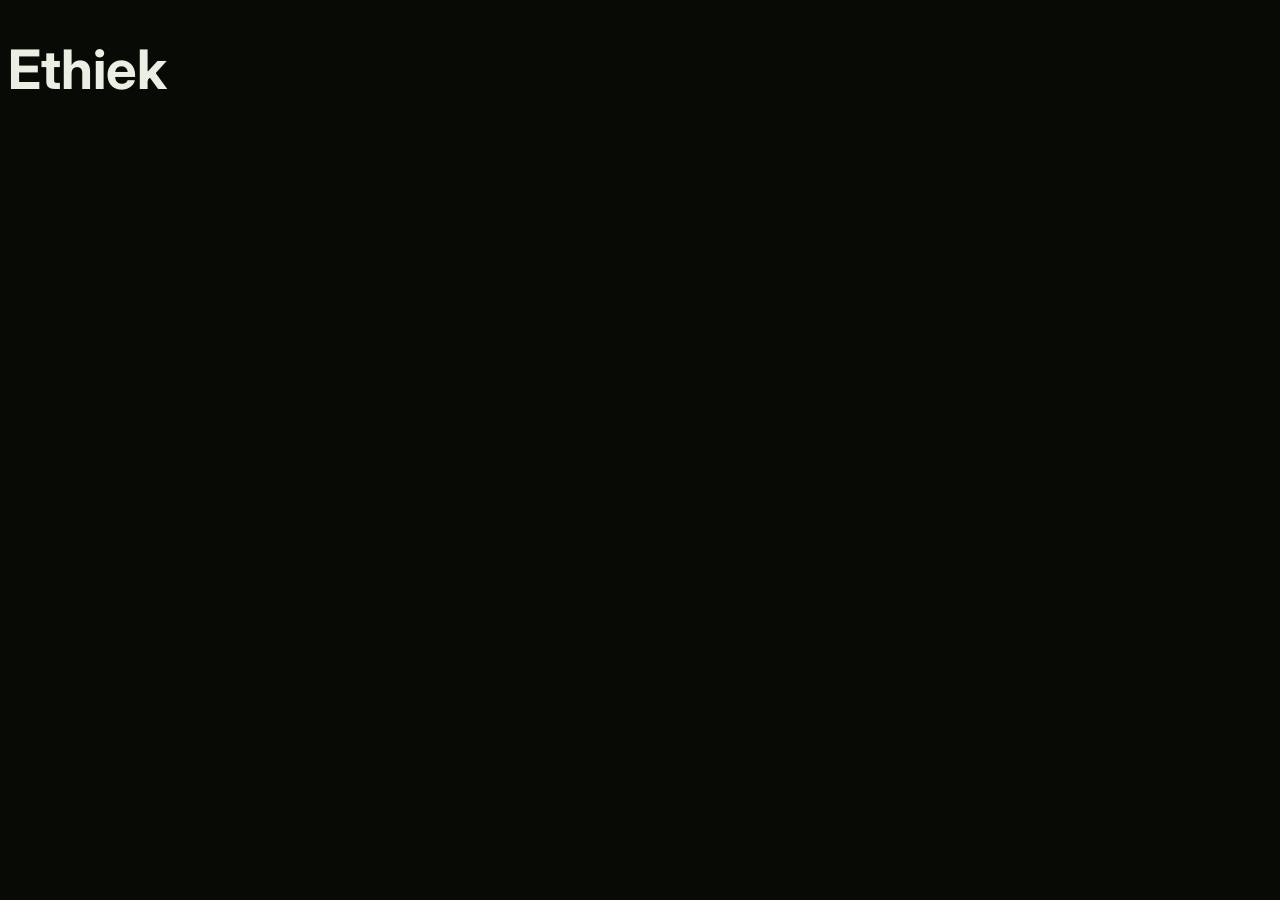
<file: views/ethiek.html>
<!DOCTYPE html>
<html lang="en">
  <head>
    <meta charset="UTF-8">
    <meta name="viewport" content="width=device-width, initial-scale=1">
    <title>Ethiek en wetgeving</title>
    <link href="/css/style.css" rel="stylesheet">
  </head>
  <body>
    <h1>Ethiek</h1>
  </body>
</html>
</file>
<file: css/style.css>
@import url("https://fonts.googleapis.com/css2?family=Inter:ital,opsz,wght@0,14..32,100..900;1,14..32,100..900&display=swap");

:root {
  --br: 15px;
  --text: #eaeee3;
  --background: #070a05;
  --primary: #c2cfb0;
  --secondary: #396047;
  --accent: #73ab98;
}

[data-theme="light"] {
  --text: #181c11;
  --background: #f7faf5;
  --primary: #424f30;
  --secondary: #9fc6ad;
  --accent: #548c79;
}

body {
  background-color: var(--background);
  color: var(--text);
  font-family: "Inter", sans-serif;
  font-weight: 400;
}

html {
  font-size: 100%;
}

h1,
h2,
h3,
h4,
h5 {
  font-weight: 700;
}

h1 {
  /* font-size: clamp(10px, 4vw, 64px); */
  font-size: calc(3vw + 1rem);

  position: relative;
  left: -64px;
  opacity: 0;
  animation: slide-in 1.5s 0.5s forwards ease-out;
}

h2 {
  font-size: 2.525rem;
  margin-bottom: 1rem;
}

h3 {
  font-size: 1.894rem;
  margin-bottom: 0.5rem;
}

a {
  color: var(--accent);
}

li {
  margin-bottom: 1rem;
}

header {
  display: flex;
  width: 90vw;
  margin: 0px;
  align-items: center;
  flex-wrap: wrap;
  gap: 2rem;

  &>h1 {
    flex-grow: 1;
    text-align: center;
    margin: 0px;
    color: var(--primary);
  }

  &>a {
    color: var(--primary);
    text-decoration: none;
    margin: 0px;

    &>h2 {
      font-size: 22px;
      margin: 0px;
      color: var(--secondary);

      &::first-line {
        color: var(--primary);
      }
    }
  }
}

.flex {
  display: flex;
  align-items: center;
  justify-content: space-evenly;
  flex-wrap: wrap;
  gap: 1rem;
}

.button {
  color: var(--background);
  background-color: var(--accent);
  border-radius: var(--br);
  padding: 12px;
  text-decoration: none;
  font-weight: 600;
  transition-duration: 0.3s;
  border: solid var(--accent) 3px;

  position: relative;
  left: -64px;
  opacity: 0;
  animation: slide-in 1.5s 1s forwards ease-out;

  &:hover {
    background-color: var(--background);
    color: var(--accent);
    padding: 12px 24px;
  }
}

#toggle {
  position: absolute;
  right: 1vw;
  top: 1vw;
  cursor: pointer;
  background-color: var(--background);
  border: solid 2px var(--primary);
  border-radius: 100px;
  width: 4rem;
  height: 2rem;
  padding: 0px;
  transition: 0.5s padding;

  &::after {
    content: "";
    background-color: var(--primary);
    width: 2rem;
    height: 100%;
    border-radius: 100px;
    display: block;
    margin-left: -2px;
  }

  &.toggled {
    justify-content: end;
    padding-left: calc(4rem - 2rem);
  }
}

.hero {
  flex-direction: column;
  display: flex;
  justify-content: center;
  gap: 10px;
  padding: 3.33vw;
  margin: auto;
  margin-top: 48px;
  margin-bottom: 2.5rem;
  width: clamp(10px, 75vw, 1440px);
  min-height: 128px;
  box-shadow: rgb(0, 181, 122, 0.7) 0px 0px 40px 20px;
  border-radius: var(--br);
  background:
    linear-gradient(-45deg, var(--background) 50%, rgba(0, 0, 0, 0.6)),
    url("../img/noise.svg");

  &>h1 {
    text-align: center;
    margin-top: 0px;
    position: relative;
  }
}

@keyframes slide-in {
  to {
    left: 0px;
    opacity: 1;
  }
}

.title {
  background-color: var(--background);
  border-radius: var(--br);
  box-shadow: rgb(0, 181, 122, 0.7) 0px 0px 40px 20px;
  background:
    linear-gradient(-45deg, var(--background) 50%, rgba(0, 0, 0, 0.6)),
    url("../img/noise.svg");
  width: 80vw;
  margin: auto;
  text-align: center;
  padding: 16px 32px;
}

.abstract {
  text-align: center;
  margin: 64px 5vw;
}

.text-img {
  margin: 64px clamp(1px, 4vw, 40px);
  display: flex;
  align-items: start;
  justify-content: space-evenly;
  flex-wrap: wrap;
  row-gap: 16px;

  &>.img {

    &>img,
    &>p {
      width: clamp(10px, 90vw, 480px);
      height: auto;
      border-radius: var(--br);
    }
  }

  &>.text {
    width: clamp(10px, 90vw, 480px);
    display: flex;
    flex-direction: column;
    justify-content: space-between;

    &>p {
      text-align: justify;
    }

    &>p,
    &>h2 {
      margin-top: 0px;
    }
  }
}

.alt {
  filter: brightness(80%);
  font-size: 14px;
}

#three {
  width: 80vw;
  height: 25rem;
  margin: auto;
}

#yt {
  width: 80vw;
  margin: auto;

  &>iframe {
    width: 80vw;
    height: 45vw;
  }
}
</file>
